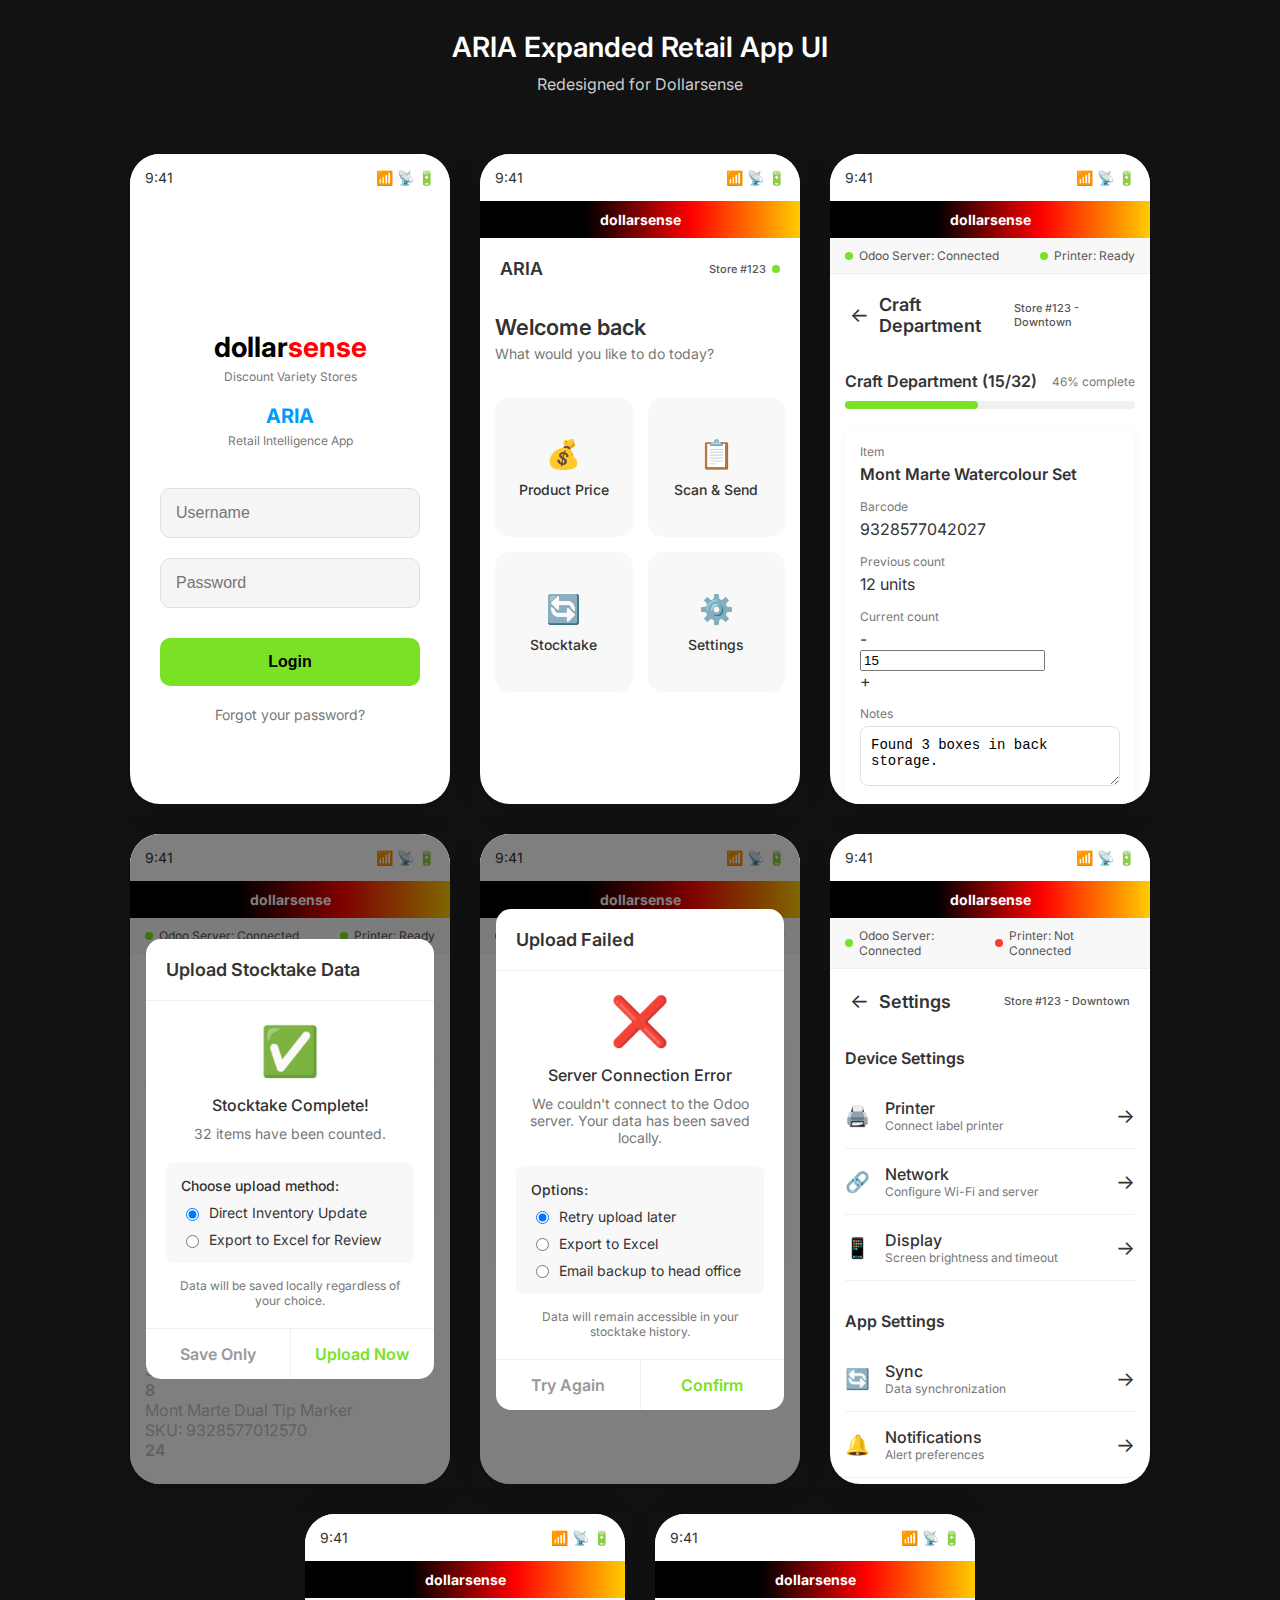
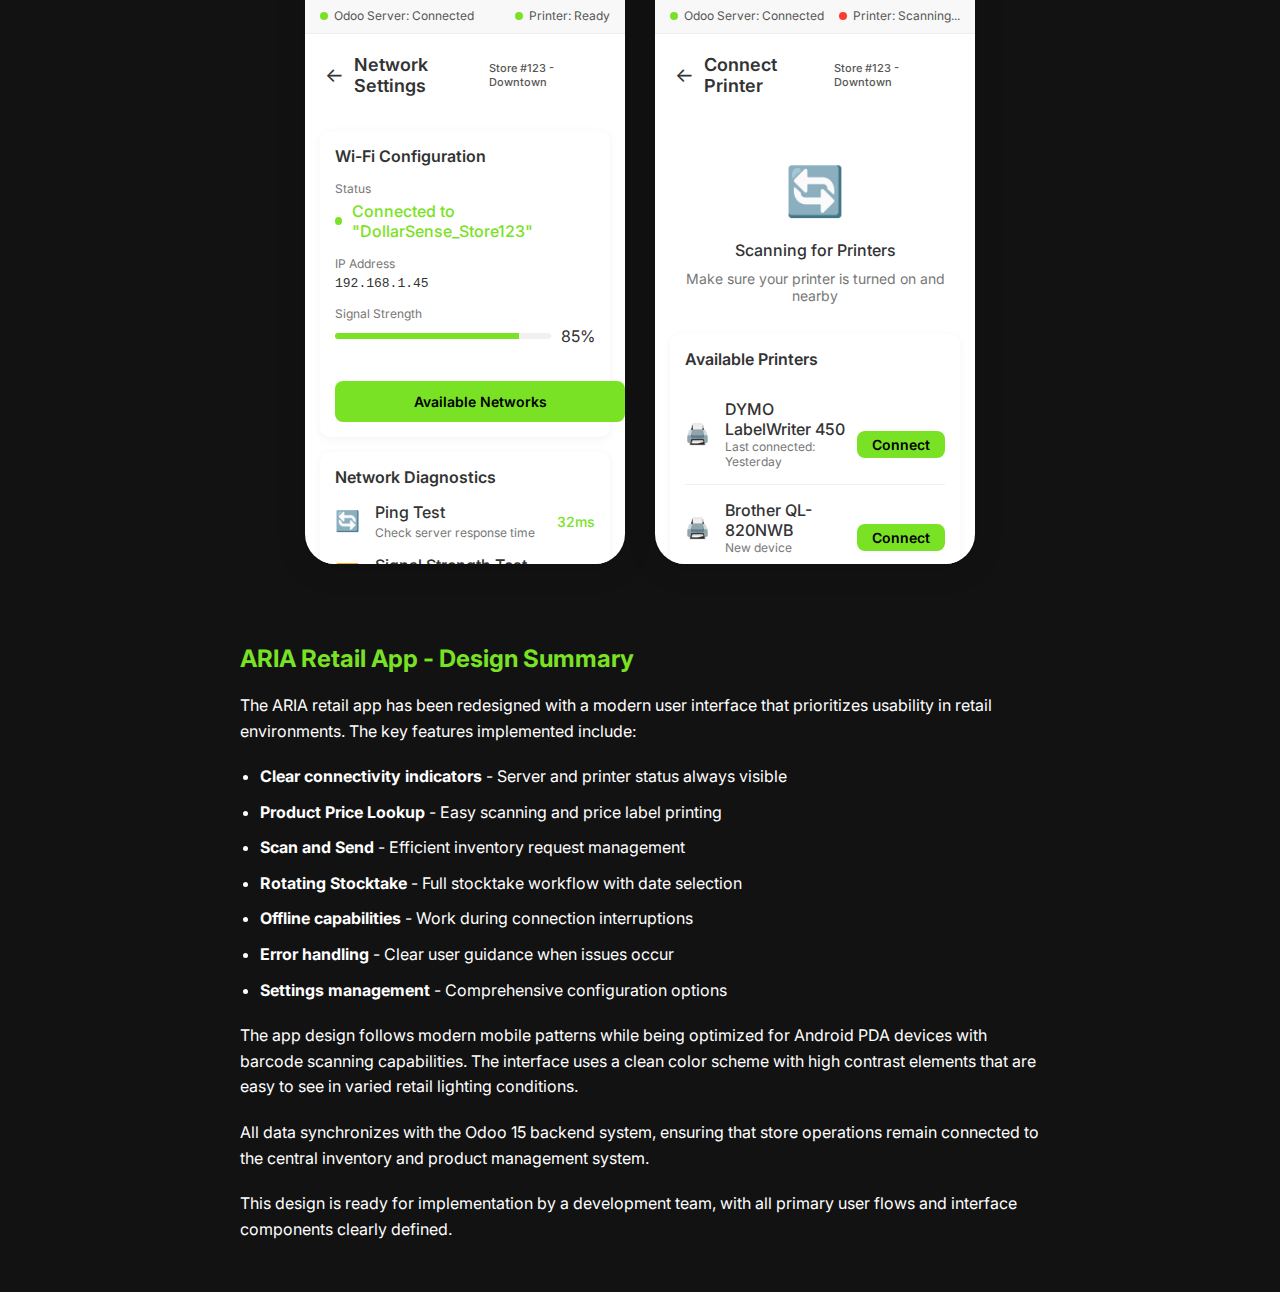
<file: Aria-Mobile-Design/index.html>
<!DOCTYPE html>
<html lang="en">
<head>
    <meta charset="UTF-8">
    <meta name="viewport" content="width=device-width, initial-scale=1.0">
    <title>ARIA Expanded Retail App UI</title>
    <link rel="stylesheet" href="style.css">
</head>
<body>
    <div class="title">ARIA Expanded Retail App UI</div>
    <div class="subtitle">Redesigned for Dollarsense</div>
    
    <div class="mockup-container">
        <!-- Login Screen -->
        <div class="mockup">
            <div class="status-bar">
                <div style="width: 50px; font-size: 14px;">9:41</div>
                <div style="font-size: 14px;">
                    <span>📶</span>
                    <span>📡</span>
                    <span>🔋</span>
                </div>
            </div>
            
            <div class="login-screen">
                <div class="login-logo">
                    <div style="font-size: 28px; font-weight: 700; margin-bottom: 5px;">
                        <span class="dollars">dollar</span><span class="sense">sense</span>
                    </div>
                    <div class="tag">Discount Variety Stores</div>
                    <div style="font-size: 20px; font-weight: 700; margin-top: 20px; color: #009BFF;">ARIA</div>
                    <div style="font-size: 12px; color: #777; margin-top: 5px;">Retail Intelligence App</div>
                </div>
                
                <div class="input-container">
                    <input type="text" class="input-field" placeholder="Username">
                </div>
                
                <div class="input-container">
                    <input type="password" class="input-field" placeholder="Password">
                </div>
                
                <button class="login-button">Login</button>
                
                <div class="forgot-password">
                    Forgot your password?
                </div>
            </div>
        </div>

        <!-- Home Screen with Menu Grid -->
        <div class="mockup">
            <div class="status-bar">
                <div style="width: 50px; font-size: 14px;">9:41</div>
                <div style="font-size: 14px;">
                    <span>📶</span>
                    <span>📡</span>
                    <span>🔋</span>
                </div>
            </div>
            
            <div class="dollarsense-header">
                <div>dollarsense</div>
            </div>
            
            <div class="nav-bar">
                <div class="nav-title">ARIA</div>
                <div class="store-name">
                    Store #123
                    <div class="printer-status"></div>
                </div>
            </div>
            
            <div style="padding: 15px 15px 0;">
                <div style="font-size: 22px; font-weight: 600; margin-bottom: 5px;">Welcome back</div>
                <div style="font-size: 14px; color: #777; margin-bottom: 20px;">What would you like to do today?</div>
            </div>
            
            <div class="menu-grid">
                <div class="menu-item">
                    <div class="menu-icon">💰</div>
                    <div class="menu-text">Product Price</div>
                </div>
                <div class="menu-item">
                    <div class="menu-icon">📋</div>
                    <div class="menu-text">Scan & Send</div>
                </div>
                <div class="menu-item">
                    <div class="menu-icon">🔄</div>
                    <div class="menu-text">Stocktake</div>
                </div>
                <div class="menu-item">
                    <div class="menu-icon">⚙️</div>
                    <div class="menu-text">Settings</div>
                </div>
            </div>
        </div>

        <!-- Stocktake Counting Screen with Notes -->
        <div class="mockup">
            <div class="status-bar">
                <div style="width: 50px; font-size: 14px;">9:41</div>
                <div style="font-size: 14px;">
                    <span>📶</span>
                    <span>📡</span>
                    <span>🔋</span>
                </div>
            </div>
            
            <div class="dollarsense-header">
                <div>dollarsense</div>
            </div>
            
            <div class="connectivity-banner">
                <div class="connection-status">
                    <div class="status-dot status-connected"></div>
                    <div>Odoo Server: Connected</div>
                </div>
                <div class="connection-status">
                    <div class="status-dot status-connected"></div>
                    <div>Printer: Ready</div>
                </div>
            </div>
            
            <div class="nav-bar">
                <div style="display: flex; align-items: center;">
                    <div style="margin-right: 10px; font-size: 20px;">←</div>
                    <div class="nav-title">Craft Department</div>
                </div>
                <div class="store-name">
                    Store #123 - Downtown
                </div>
            </div>
            
            <div class="product-screen">
                <div class="content-area">
                    <div style="display: flex; justify-content: space-between; align-items: center; margin-bottom: 10px;">
                        <div style="font-weight: 600;">Craft Department (15/32)</div>
                        <div style="font-size: 12px; color: #777;">46% complete</div>
                    </div>
                    
                    <div class="progress-bar">
                        <div class="progress-fill" style="width: 46%;"></div>
                    </div>
                    
                    <div class="card">
                        <div style="margin-bottom: 15px;">
                            <div style="font-size: 12px; color: #777; margin-bottom: 5px;">Item</div>
                            <div style="font-weight: 600;">Mont Marte Watercolour Set</div>
                        </div>
                        
                        <div style="margin-bottom: 15px;">
                            <div style="font-size: 12px; color: #777; margin-bottom: 5px;">Barcode</div>
                            <div>9328577042027</div>
                        </div>
                        
                        <div style="margin-bottom: 15px;">
                            <div style="font-size: 12px; color: #777; margin-bottom: 5px;">Previous count</div>
                            <div>12 units</div>
                        </div>
                        
                        <div style="margin-bottom: 15px;">
                            <div style="font-size: 12px; color: #777; margin-bottom: 5px;">Current count</div>
                            <div class="counter">
                                <div class="counter-button counter-button-minus">-</div>
                                <input type="text" class="counter-input" value="15">
                                <div class="counter-button counter-button-plus">+</div>
                            </div>
                        </div>
                        
                        <div style="margin-bottom: 15px;">
                            <div style="font-size: 12px; color: #777; margin-bottom: 5px;">Notes</div>
                            <textarea style="width: 100%; padding: 10px; border: 1px solid #e0e0e0; border-radius: 8px; font-size: 14px; height: 60px; box-sizing: border-box;" placeholder="Add any notes here...">Found 3 boxes in back storage.</textarea>
                        </div>
                        
                        <div style="display: flex; justify-content: space-between;">
                            <div class="action-button secondary-button" style="flex: 1; margin-right: 8px;">Skip</div>
                            <div class="action-button" style="flex: 1; margin-left: 8px;">Save Count</div>
                        </div>
                    </div>
                    
                    <div style="font-weight: 600; margin: 20px 0 15px;">Recently Counted</div>
                    
                    <div class="product-list">
                        <div class="list-item">
                            <div class="item-details">
                                <div class="item-name">Mont Marte Acrylic Paint</div>
                                <div class="item-description">SKU: 9328577016301</div>
                            </div>
                            <div style="font-weight: 600;">8</div>
                        </div>
                        <div class="list-item">
                            <div class="item-details">
                                <div class="item-name">Mont Marte Dual Tip Marker</div>
                                <div class="item-description">SKU: 9328577012570</div>
                            </div>
                            <div style="font-weight: 600;">24</div>
                        </div>
                        <div class="list-item">
                            <div class="item-details">
                                <div class="item-name">Diamond Butterfly</div>
                                <div class="item-description">SKU: 9320760226535</div>
                            </div>
                            <div style="font-weight: 600;">3</div>
                        </div>
                    </div>
                </div>
                
                <div class="bottom-nav">
                    <div class="nav-item">
                        <div class="nav-icon">🏠</div>
                        <div>Home</div>
                    </div>
                    <div class="nav-item">
                        <div class="nav-icon">🔍</div>
                        <div>Search</div>
                    </div>
                    <div class="nav-item active">
                        <div class="nav-icon">🛒</div>
                        <div>Orders</div>
                    </div>
                    <div class="nav-item">
                        <div class="nav-icon">👤</div>
                        <div>Profile</div>
                    </div>
                </div>
            </div>
        </div>

        <!-- Stocktake Upload Confirmation Modal -->
        <div class="mockup">
            <div class="status-bar">
                <div style="width: 50px; font-size: 14px;">9:41</div>
                <div style="font-size: 14px;">
                    <span>📶</span>
                    <span>📡</span>
                    <span>🔋</span>
                </div>
            </div>
            
            <div class="dollarsense-header">
                <div>dollarsense</div>
            </div>
            
            <div class="connectivity-banner">
                <div class="connection-status">
                    <div class="status-dot status-connected"></div>
                    <div>Odoo Server: Connected</div>
                </div>
                <div class="connection-status">
                    <div class="status-dot status-connected"></div>
                    <div>Printer: Ready</div>
                </div>
            </div>
            
            <div class="nav-bar">
                <div style="display: flex; align-items: center;">
                    <div style="margin-right: 10px; font-size: 20px;">←</div>
                    <div class="nav-title">Craft Department</div>
                </div>
                <div class="store-name">
                    Store #123 - Downtown
                </div>
            </div>
            
            <div class="product-screen" style="opacity: 0.3;">
                <div class="content-area">
                    <div style="display: flex; justify-content: space-between; align-items: center; margin-bottom: 10px;">
                        <div style="font-weight: 600;">Craft Department (32/32)</div>
                        <div style="font-size: 12px; color: #777;">100% complete</div>
                    </div>
                    
                    <div class="progress-bar">
                        <div class="progress-fill" style="width: 100%;"></div>
                    </div>
                    
                    <div class="card">
                        <div style="text-align: center; padding: 15px 0;">
                            <div style="font-size: 14px; color: #777; margin-bottom: 5px;">Scan next item</div>
                            <div style="font-size: 28px;">📷</div>
                        </div>
                    </div>
                    
                    <div style="font-weight: 600; margin: 20px 0 15px;">Recently Counted</div>
                    
                    <div class="product-list">
                        <div class="list-item">
                            <div class="item-details">
                                <div class="item-name">Mont Marte Watercolour Set</div>
                                <div class="item-description">SKU: 9328577042027</div>
                            </div>
                            <div style="font-weight: 600;">15</div>
                        </div>
                        <div class="list-item">
                            <div class="item-details">
                                <div class="item-name">Mont Marte Acrylic Paint</div>
                                <div class="item-description">SKU: 9328577016301</div>
                            </div>
                            <div style="font-weight: 600;">8</div>
                        </div>
                        <div class="list-item">
                            <div class="item-details">
                                <div class="item-name">Mont Marte Dual Tip Marker</div>
                                <div class="item-description">SKU: 9328577012570</div>
                            </div>
                            <div style="font-weight: 600;">24</div>
                        </div>
                    </div>
                </div>
            </div>
            
            <div class="modal-overlay">
                <div class="modal">
                    <div class="modal-title">Upload Stocktake Data</div>
                    <div class="modal-content">
                        <div style="text-align: center; margin-bottom: 20px;">
                            <div style="font-size: 48px; margin-bottom: 15px;">✅</div>
                            <div style="font-weight: 500; font-size: 16px; margin-bottom: 10px;">Stocktake Complete!</div>
                            <div style="font-size: 14px; color: #777;">32 items have been counted.</div>
                        </div>
                        
                        <div style="background-color: #f8f8f8; padding: 15px; border-radius: 8px; margin-bottom: 15px;">
                            <div style="font-size: 14px; font-weight: 500; margin-bottom: 10px;">Choose upload method:</div>
                            
                            <div style="display: flex; align-items: center; margin-bottom: 10px;">
                                <input type="radio" id="directUpdate" name="uploadMethod" checked style="margin-right: 10px;">
                                <label for="directUpdate" style="font-size: 14px;">Direct Inventory Update</label>
                            </div>
                            
                            <div style="display: flex; align-items: center;">
                                <input type="radio" id="excelExport" name="uploadMethod" style="margin-right: 10px;">
                                <label for="excelExport" style="font-size: 14px;">Export to Excel for Review</label>
                            </div>
                        </div>
                        
                        <div style="font-size: 12px; color: #777; text-align: center;">
                            Data will be saved locally regardless of your choice.
                        </div>
                    </div>
                    <div class="modal-buttons">
                        <div class="modal-button modal-button-secondary">Save Only</div>
                        <div class="modal-button modal-button-primary">Upload Now</div>
                    </div>
                </div>
            </div>
        </div>

        <!-- Failed Upload Modal -->
        <div class="mockup">
            <div class="status-bar">
                <div style="width: 50px; font-size: 14px;">9:41</div>
                <div style="font-size: 14px;">
                    <span>📶</span>
                    <span>📡</span>
                    <span>🔋</span>
                </div>
            </div>
            
            <div class="dollarsense-header">
                <div>dollarsense</div>
            </div>
            
            <div class="connectivity-banner">
                <div class="connection-status">
                    <div class="status-dot status-disconnected"></div>
                    <div>Odoo Server: Error</div>
                </div>
                <div class="connection-status">
                    <div class="status-dot status-connected"></div>
                    <div>Printer: Ready</div>
                </div>
            </div>
            
            <div class="nav-bar">
                <div style="display: flex; align-items: center;">
                    <div style="margin-right: 10px; font-size: 20px;">←</div>
                    <div class="nav-title">Bath & Body</div>
                </div>
                <div class="store-name">
                    Store #123 - Downtown
                </div>
            </div>
            
            <div class="product-screen" style="opacity: 0.3;">
                <div class="content-area">
                    <div class="card">
                        <div style="display: flex; justify-content: space-between; align-items: center; margin-bottom: 15px;">
                            <div style="font-weight: 600;">Stocktake Details</div>
                            <div class="badge badge-warning">Upload Failed</div>
                        </div>
                        
                        <div style="margin-bottom: 15px;">
                            <div style="font-size: 12px; color: #777; margin-bottom: 5px;">Department</div>
                            <div style="font-weight: 500;">Bath & Body</div>
                        </div>
                        
                        <div style="margin-bottom: 15px;">
                            <div style="font-size: 12px; color: #777; margin-bottom: 5px;">Items Count</div>
                            <div style="font-weight: 500;">28 items</div>
                        </div>
                        
                        <div style="margin-bottom: 15px;">
                            <div style="font-size: 12px; color: #777; margin-bottom: 5px;">Completion Date</div>
                            <div style="font-weight: 500;">March 15, 2025</div>
                        </div>
                    </div>
                </div>
            </div>
            
            <div class="modal-overlay">
                <div class="modal">
                    <div class="modal-title">Upload Failed</div>
                    <div class="modal-content">
                        <div style="text-align: center; margin-bottom: 20px;">
                            <div style="font-size: 48px; margin-bottom: 15px;">❌</div>
                            <div style="font-weight: 500; font-size: 16px; margin-bottom: 10px;">Server Connection Error</div>
                            <div style="font-size: 14px; color: #777; margin-bottom: 20px;">We couldn't connect to the Odoo server. Your data has been saved locally.</div>
                        </div>
                        
                        <div style="background-color: #f8f8f8; padding: 15px; border-radius: 8px; margin-bottom: 15px;">
                            <div style="font-size: 14px; font-weight: 500; margin-bottom: 10px;">Options:</div>
                            
                            <div style="display: flex; align-items: center; margin-bottom: 10px;">
                                <input type="radio" id="retryLater" name="failOption" checked style="margin-right: 10px;">
                                <label for="retryLater" style="font-size: 14px;">Retry upload later</label>
                            </div>
                            
                            <div style="display: flex; align-items: center; margin-bottom: 10px;">
                                <input type="radio" id="excelExport" name="failOption" style="margin-right: 10px;">
                                <label for="excelExport" style="font-size: 14px;">Export to Excel</label>
                            </div>
                            
                            <div style="display: flex; align-items: center;">
                                <input type="radio" id="emailBackup" name="failOption" style="margin-right: 10px;">
                                <label for="emailBackup" style="font-size: 14px;">Email backup to head office</label>
                            </div>
                        </div>
                        
                        <div style="font-size: 12px; color: #777; text-align: center;">
                            Data will remain accessible in your stocktake history.
                        </div>
                    </div>
                    <div class="modal-buttons">
                        <div class="modal-button modal-button-secondary">Try Again</div>
                        <div class="modal-button modal-button-primary">Confirm</div>
                    </div>
                </div>
            </div>
        </div>

        <!-- Settings Screen -->
        <div class="mockup">
            <div class="status-bar">
                <div style="width: 50px; font-size: 14px;">9:41</div>
                <div style="font-size: 14px;">
                    <span>📶</span>
                    <span>📡</span>
                    <span>🔋</span>
                </div>
            </div>
            
            <div class="dollarsense-header">
                <div>dollarsense</div>
            </div>
            
            <div class="connectivity-banner">
                <div class="connection-status">
                    <div class="status-dot status-connected"></div>
                    <div>Odoo Server: Connected</div>
                </div>
                <div class="connection-status">
                    <div class="status-dot status-disconnected"></div>
                    <div>Printer: Not Connected</div>
                </div>
            </div>
            
            <div class="nav-bar">
                <div style="display: flex; align-items: center;">
                    <div style="margin-right: 10px; font-size: 20px;">←</div>
                    <div class="nav-title">Settings</div>
                </div>
                <div class="store-name">
                    Store #123 - Downtown
                </div>
            </div>
            
            <div class="product-screen">
                <div class="content-area">
                    <div class="settings-section">
                        <div style="font-weight: 600; margin-bottom: 15px;">Device Settings</div>
                        
                        <div class="settings-item">
                            <div style="display: flex; align-items: center;">
                                <div style="font-size: 20px; margin-right: 15px;">🖨️</div>
                                <div>
                                    <div style="font-weight: 500;">Printer</div>
                                    <div style="font-size: 12px; color: #777;">Connect label printer</div>
                                </div>
                            </div>
                            <div style="font-size: 20px;">→</div>
                        </div>
                        
                        <div class="settings-item">
                            <div style="display: flex; align-items: center;">
                                <div style="font-size: 20px; margin-right: 15px;">🔗</div>
                                <div>
                                    <div style="font-weight: 500;">Network</div>
                                    <div style="font-size: 12px; color: #777;">Configure Wi-Fi and server</div>
                                </div>
                            </div>
                            <div style="font-size: 20px;">→</div>
                        </div>
                        
                        <div class="settings-item">
                            <div style="display: flex; align-items: center;">
                                <div style="font-size: 20px; margin-right: 15px;">📱</div>
                                <div>
                                    <div style="font-weight: 500;">Display</div>
                                    <div style="font-size: 12px; color: #777;">Screen brightness and timeout</div>
                                </div>
                            </div>
                            <div style="font-size: 20px;">→</div>
                        </div>
                    </div>
                    
                    <div class="settings-section">
                        <div style="font-weight: 600; margin-bottom: 15px;">App Settings</div>
                        
                        <div class="settings-item">
                            <div style="display: flex; align-items: center;">
                                <div style="font-size: 20px; margin-right: 15px;">🔄</div>
                                <div>
                                    <div style="font-weight: 500;">Sync</div>
                                    <div style="font-size: 12px; color: #777;">Data synchronization</div>
                                </div>
                            </div>
                            <div style="font-size: 20px;">→</div>
                        </div>
                        
                        <div class="settings-item">
                            <div style="display: flex; align-items: center;">
                                <div style="font-size: 20px; margin-right: 15px;">🔔</div>
                                <div>
                                    <div style="font-weight: 500;">Notifications</div>
                                    <div style="font-size: 12px; color: #777;">Alert preferences</div>
                                </div>
                            </div>
                            <div style="font-size: 20px;">→</div>
                        </div>
                        
                        <div class="settings-item">
                            <div style="display: flex; align-items: center;">
                                <div style="font-size: 20px; margin-right: 15px;">🔒</div>
                                <div>
                                    <div style="font-weight: 500;">Security</div>
                                    <div style="font-size: 12px; color: #777;">PIN and permissions</div>
                                </div>
                            </div>
                            <div style="font-size: 20px;">→</div>
                        </div>
                    </div>
                    
                    <div class="settings-section">
                        <div style="font-weight: 600; margin-bottom: 15px;">About</div>
                        
                        <div class="settings-item">
                            <div style="display: flex; align-items: center;">
                                <div style="font-size: 20px; margin-right: 15px;">ℹ️</div>
                                <div>
                                    <div style="font-weight: 500;">Version</div>
                                    <div style="font-size: 12px; color: #777;">ARIA v2.1.3</div>
                                </div>
                            </div>
                        </div>
                        
                        <div class="settings-item">
                            <div style="display: flex; align-items: center;">
                                <div style="font-size: 20px; margin-right: 15px;">📞</div>
                                <div>
                                    <div style="font-weight: 500;">Support</div>
                                    <div style="font-size: 12px; color: #777;">Contact IT help desk</div>
                                </div>
                            </div>
                            <div style="font-size: 20px;">→</div>
                        </div>
                    </div>
                </div>
            </div>
        </div>

        <!-- Network Configuration Screen -->
        <div class="mockup">
            <div class="status-bar">
                <div style="width: 50px; font-size: 14px;">9:41</div>
                <div style="font-size: 14px;">
                    <span>📶</span>
                    <span>📡</span>
                    <span>🔋</span>
                </div>
            </div>
            
            <div class="dollarsense-header">
                <div>dollarsense</div>
            </div>
            
            <div class="connectivity-banner">
                <div class="connection-status">
                    <div class="status-dot status-connected"></div>
                    <div>Odoo Server: Connected</div>
                </div>
                <div class="connection-status">
                    <div class="status-dot status-connected"></div>
                    <div>Printer: Ready</div>
                </div>
            </div>
            
            <div class="nav-bar">
                <div style="display: flex; align-items: center;">
                    <div style="margin-right: 10px; font-size: 20px;">←</div>
                    <div class="nav-title">Network Settings</div>
                </div>
                <div class="store-name">
                    Store #123 - Downtown
                </div>
            </div>
            
            <div class="product-screen">
                <div class="content-area">
                    <div class="card">
                        <div style="font-weight: 600; margin-bottom: 15px;">Wi-Fi Configuration</div>
                        
                        <div style="margin-bottom: 15px;">
                            <div style="font-size: 12px; color: #777; margin-bottom: 5px;">Status</div>
                            <div style="display: flex; align-items: center;">
                                <div class="status-dot status-connected" style="margin-right: 10px;"></div>
                                <div style="color: #7AE224; font-weight: 500;">Connected to "DollarSense_Store123"</div>
                            </div>
                        </div>
                        
                        <div style="margin-bottom: 15px;">
                            <div style="font-size: 12px; color: #777; margin-bottom: 5px;">IP Address</div>
                            <div style="font-family: monospace;">192.168.1.45</div>
                        </div>
                        
                        <div style="margin-bottom: 15px;">
                            <div style="font-size: 12px; color: #777; margin-bottom: 5px;">Signal Strength</div>
                            <div style="display: flex; align-items: center;">
                                <div style="width: 100%; height: 6px; background-color: #f0f0f0; border-radius: 3px; overflow: hidden; margin-right: 10px;">
                                    <div style="width: 85%; height: 100%; background-color: #7AE224;"></div>
                                </div>
                                <div>85%</div>
                            </div>
                        </div>
                        
                        <div class="action-button" style="width: 100%; text-align: center;">Available Networks</div>
                    </div>
                    
                    <div class="card">
                        <div style="font-weight: 600; margin-bottom: 15px;">Network Diagnostics</div>
                        
                        <div style="display: flex; align-items: center; margin-bottom: 15px;">
                            <div style="font-size: 20px; margin-right: 15px;">🔄</div>
                            <div style="flex: 1;">
                                <div style="font-weight: 500; margin-bottom: 3px;">Ping Test</div>
                                <div style="font-size: 12px; color: #777;">Check server response time</div>
                            </div>
                            <div style="font-size: 14px; font-weight: 500; color: #7AE224;">32ms</div>
                        </div>
                        
                        <div style="display: flex; align-items: center; margin-bottom: 15px;">
                            <div style="font-size: 20px; margin-right: 15px;">📶</div>
                            <div style="flex: 1;">
                                <div style="font-weight: 500; margin-bottom: 3px;">Signal Strength Test</div>
                                <div style="font-size: 12px; color: #777;">Check Wi-Fi signal quality</div>
                            </div>
                            <div style="font-size: 14px; font-weight: 500; color: #7AE224;">Excellent</div>
                        </div>
                        
                        <div style="display: flex; align-items: center; margin-bottom: 15px;">
                            <div style="font-size: 20px; margin-right: 15px;">⚡</div>
                            <div style="flex: 1;">
                                <div style="font-weight: 500; margin-bottom: 3px;">Speed Test</div>
                                <div style="font-size: 12px; color: #777;">Check download/upload speed</div>
                            </div>
                            <div style="font-size: 14px; font-weight: 500; color: #7AE224;">18.5 Mbps</div>
                        </div>
                        
                        <div style="display: flex; align-items: center;">
                            <div style="font-size: 20px; margin-right: 15px;">🔗</div>
                            <div style="flex: 1;">
                                <div style="font-weight: 500; margin-bottom: 3px;">Server Connection</div>
                                <div style="font-size: 12px; color: #777;">Test connection to Odoo server</div>
                            </div>
                            <div style="font-size: 14px; font-weight: 500; color: #7AE224;">Connected</div>
                        </div>
                        
                        <div class="action-button" style="width: 100%; text-align: center; margin-top: 20px;">Run Full Diagnostic</div>
                    </div>
                    
                    <div class="card">
                        <div style="font-weight: 600; margin-bottom: 15px;">Advanced Settings</div>
                        
                        <div style="font-size: 14px; color: #777; margin-bottom: 20px;">
                            These settings should only be modified by IT support personnel.
                        </div>
                        
                        <div style="display: flex; justify-content: space-between; align-items: center; margin-bottom: 15px;">
                            <div>
                                <div style="font-weight: 500; margin-bottom: 5px;">Use Static IP</div>
                                <div style="font-size: 12px; color: #777;">Override DHCP settings</div>
                            </div>
                            <div style="width: 46px; height: 24px; background-color: #f0f0f0; border-radius: 12px; position: relative; cursor: pointer;">
                                <div style="position: absolute; width: 20px; height: 20px; background-color: white; border-radius: 10px; top: 2px; left: 2px;"></div>
                            </div>
                        </div>
                        
                        <div style="display: flex; justify-content: space-between; align-items: center; margin-bottom: 15px;">
                            <div>
                                <div style="font-weight: 500; margin-bottom: 5px;">Proxy Settings</div>
                                <div style="font-size: 12px; color: #777;">Configure network proxy</div>
                            </div>
                            <div style="font-size: 20px;">→</div>
                        </div>
                        
                        <div style="display: flex; justify-content: space-between; align-items: center;">
                            <div>
                                <div style="font-weight: 500; margin-bottom: 5px;">DNS Configuration</div>
                                <div style="font-size: 12px; color: #777;">Configure DNS servers</div>
                            </div>
                            <div style="font-size: 20px;">→</div>
                        </div>
                    </div>
                </div>
            </div>
        </div>

        <!-- Printer Connection Screen -->
        <div class="mockup">
            <div class="status-bar">
                <div style="width: 50px; font-size: 14px;">9:41</div>
                <div style="font-size: 14px;">
                    <span>📶</span>
                    <span>📡</span>
                    <span>🔋</span>
                </div>
            </div>
            
            <div class="dollarsense-header">
                <div>dollarsense</div>
            </div>
            
            <div class="connectivity-banner">
                <div class="connection-status">
                    <div class="status-dot status-connected"></div>
                    <div>Odoo Server: Connected</div>
                </div>
                <div class="connection-status">
                    <div class="status-dot status-disconnected"></div>
                    <div>Printer: Scanning...</div>
                </div>
            </div>
            
            <div class="nav-bar">
                <div style="display: flex; align-items: center;">
                    <div style="margin-right: 10px; font-size: 20px;">←</div>
                    <div class="nav-title">Connect Printer</div>
                </div>
                <div class="store-name">
                    Store #123 - Downtown
                </div>
            </div>
            
            <div class="product-screen">
                <div class="content-area">
                    <div style="text-align: center; padding: 30px 0;">
                        <div style="font-size: 48px; margin-bottom: 20px;">🔄</div>
                        <div style="font-weight: 500; font-size: 16px; margin-bottom: 10px;">Scanning for Printers</div>
                        <div style="font-size: 14px; color: #777;">Make sure your printer is turned on and nearby</div>
                    </div>
                    
                    <div class="card">
                        <div style="font-weight: 600; margin-bottom: 15px;">Available Printers</div>
                        
                        <div class="printer-list">
                            <div class="printer-item">
                                <div style="display: flex; align-items: center;">
                                    <div style="font-size: 20px; margin-right: 15px;">🖨️</div>
                                    <div>
                                        <div style="font-weight: 500;">DYMO LabelWriter 450</div>
                                        <div style="font-size: 12px; color: #777;">Last connected: Yesterday</div>
                                    </div>
                                </div>
                                <div class="action-button" style="padding: 5px 15px; font-size: 14px;">Connect</div>
                            </div>
                            
                            <div class="printer-item">
                                <div style="display: flex; align-items: center;">
                                    <div style="font-size: 20px; margin-right: 15px;">🖨️</div>
                                    <div>
                                        <div style="font-weight: 500;">Brother QL-820NWB</div>
                                        <div style="font-size: 12px; color: #777;">New device</div>
                                    </div>
                                </div>
                                <div class="action-button" style="padding: 5px 15px; font-size: 14px;">Connect</div>
                            </div>
                        </div>
                    </div>
                    
                    <div style="margin-top: 20px;">
                        <div style="font-weight: 600; margin-bottom: 10px;">Can't see your printer?</div>
                        <div style="font-size: 14px; color: #777; margin-bottom: 20px;">Try these troubleshooting steps:</div>
                        
                        <div class="troubleshoot-list">
                            <div class="troubleshoot-item">
                                <div style="font-size: 20px; margin-right: 15px;">1️⃣</div>
                                <div>Make sure printer is turned on</div>
                            </div>
                            
                            <div class="troubleshoot-item">
                                <div style="font-size: 20px; margin-right: 15px;">2️⃣</div>
                                <div>Check if printer is in pairing mode</div>
                            </div>
                            
                            <div class="troubleshoot-item">
                                <div style="font-size: 20px; margin-right: 15px;">3️⃣</div>
                                <div>Ensure printer is within range</div>
                            </div>
                        </div>
                        
                        <div class="action-button secondary-button" style="width: 100%; text-align: center; margin-top: 20px;">
                            Manual Setup
                        </div>
                    </div>
                </div>
            </div>
        </div>
    </div>
    
    <div class="conclusion">
        <h2>ARIA Retail App - Design Summary</h2>
        
        <p>The ARIA retail app has been redesigned with a modern user interface that prioritizes usability in retail environments. The key features implemented include:</p>
        
        <ul>
            <li><strong>Clear connectivity indicators</strong> - Server and printer status always visible</li>
            <li><strong>Product Price Lookup</strong> - Easy scanning and price label printing</li>
            <li><strong>Scan and Send</strong> - Efficient inventory request management</li>
            <li><strong>Rotating Stocktake</strong> - Full stocktake workflow with date selection</li>
            <li><strong>Offline capabilities</strong> - Work during connection interruptions</li>
            <li><strong>Error handling</strong> - Clear user guidance when issues occur</li>
            <li><strong>Settings management</strong> - Comprehensive configuration options</li>
        </ul>
        
        <p>The app design follows modern mobile patterns while being optimized for Android PDA devices with barcode scanning capabilities. The interface uses a clean color scheme with high contrast elements that are easy to see in varied retail lighting conditions.</p>
        
        <p>All data synchronizes with the Odoo 15 backend system, ensuring that store operations remain connected to the central inventory and product management system.</p>
        
        <p>This design is ready for implementation by a development team, with all primary user flows and interface components clearly defined.</p>
    </div>
</body>
</html>
</file>
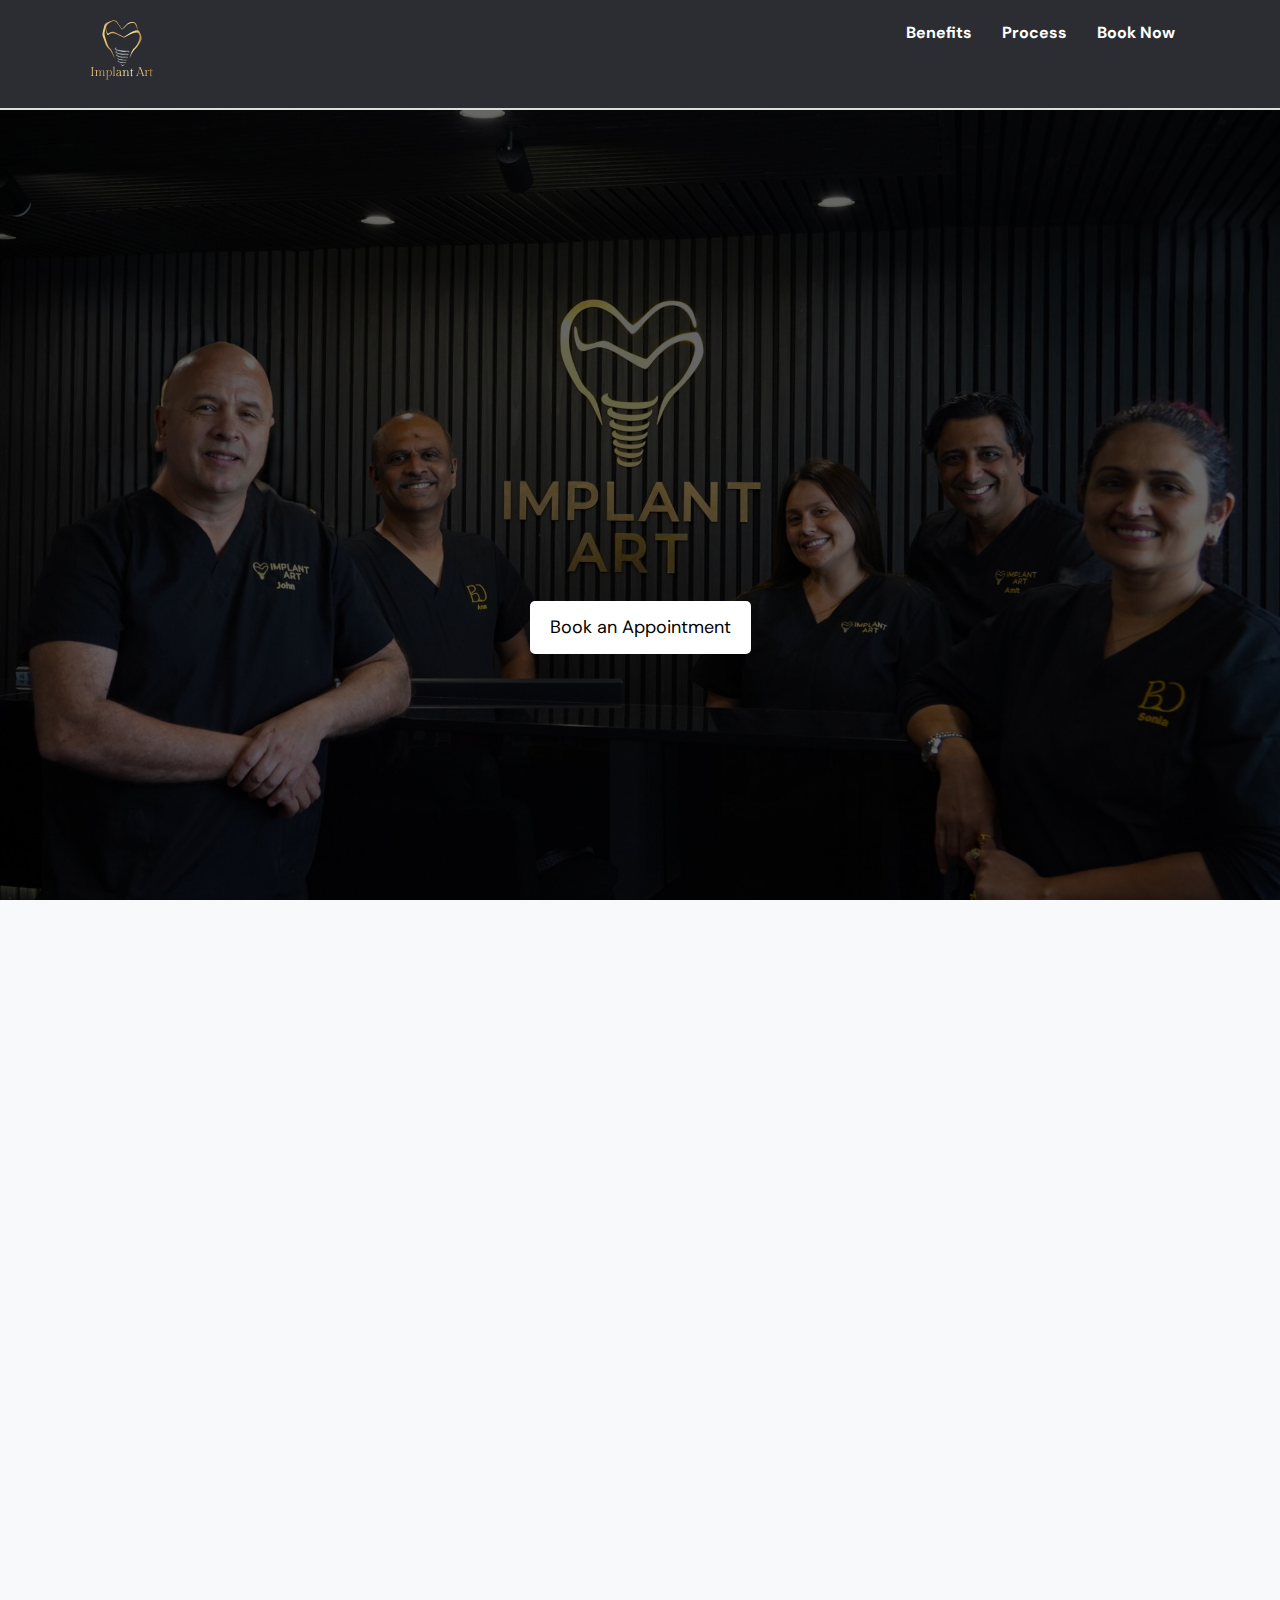
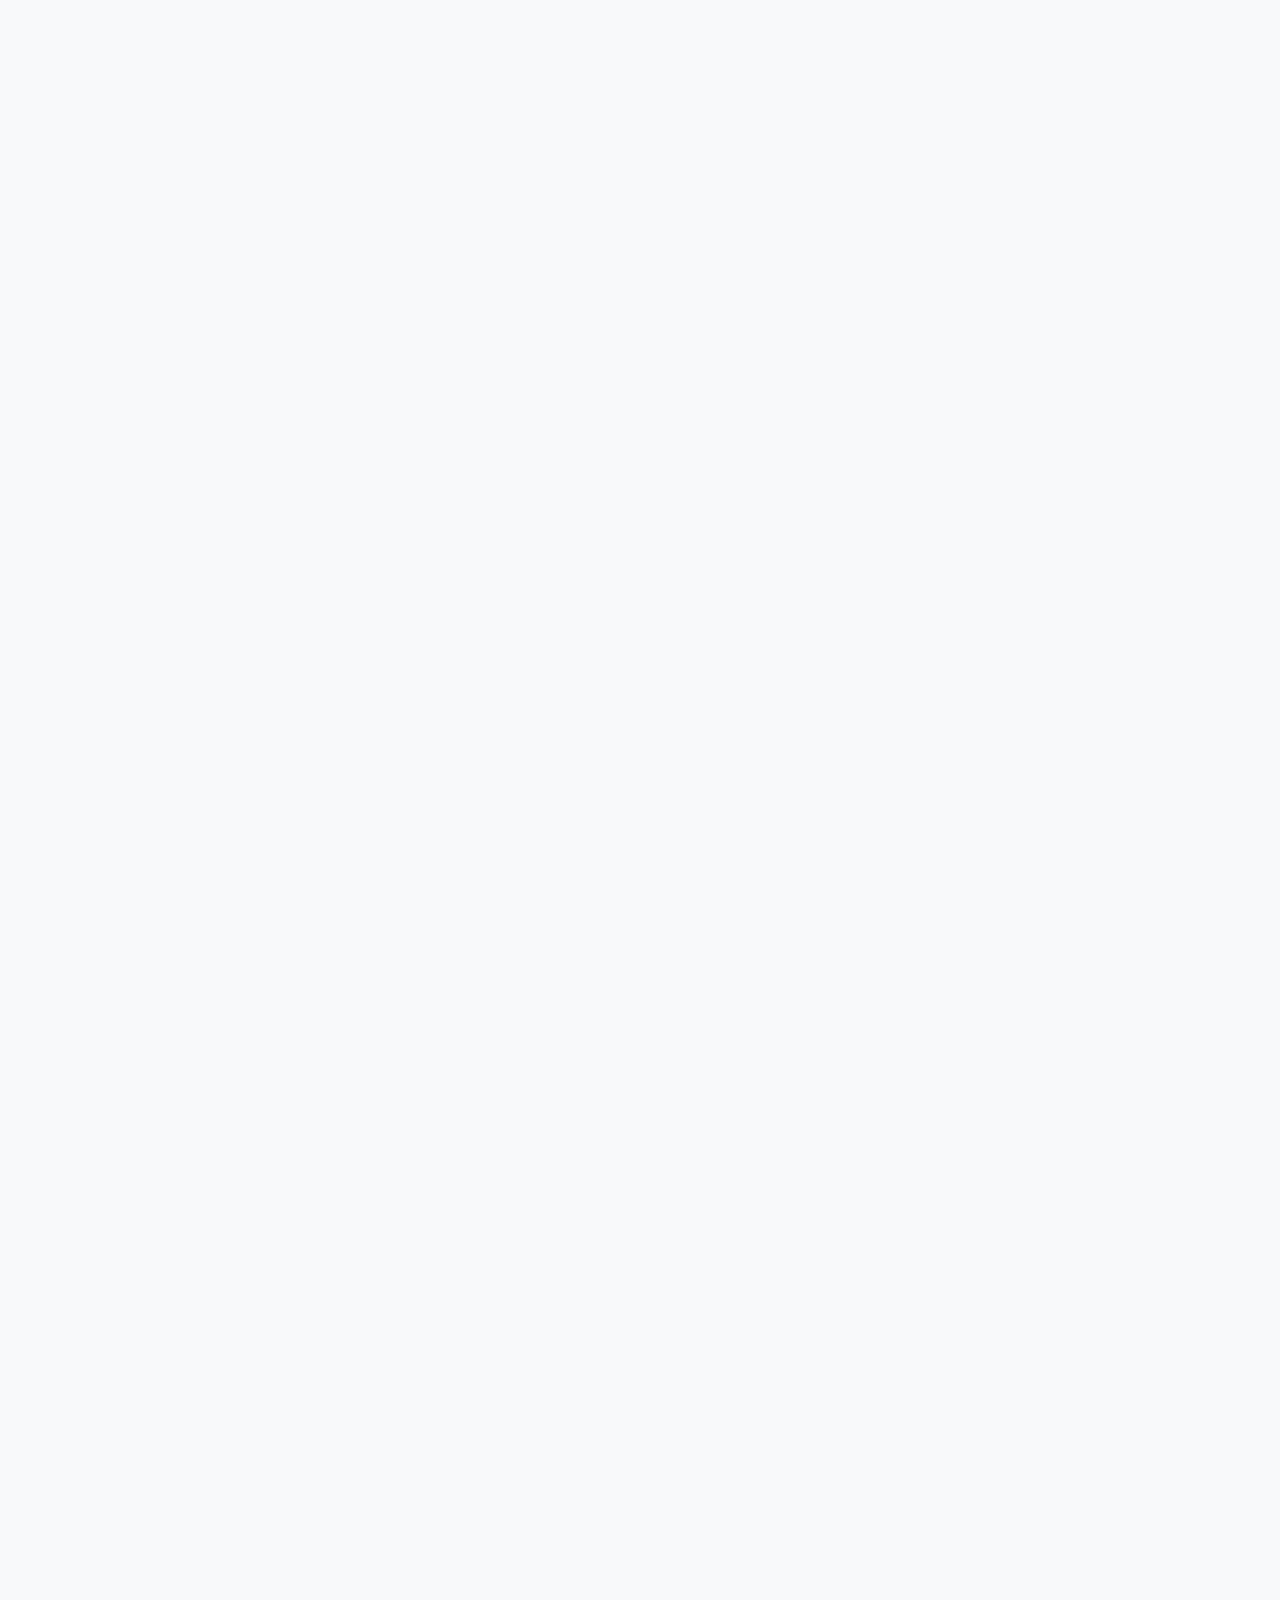
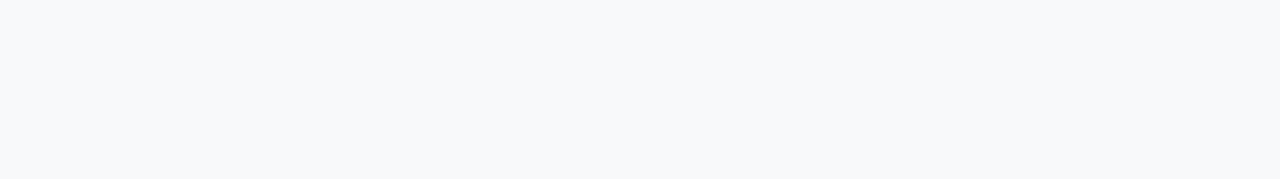
<file: NoPrepVeeners/index.html>
<!DOCTYPE html>
<html lang="en">
<head>
    <meta charset="UTF-8">
    <meta name="viewport" content="width=device-width, initial-scale=1.0">
    <title>No-Prep Veneers | Same-Day Smile Makeover</title>
    <link rel="stylesheet" href="styles.css">
    <link rel="preconnect" href="https://fonts.googleapis.com">
    <link rel="preconnect" href="https://fonts.gstatic.com" crossorigin>
    <link href="https://fonts.googleapis.com/css2?family=DM+Sans:wght@400;700&display=swap" rel="stylesheet">
</head>
<body>

    <header>
        <div class="container">
            <img src="asset/images/logo.svg" alt="Implant Art Logo" class="logo" height="60px">
           <div class="navi">           
		   <nav>
                <ul>
                    <li><a href="#sect2">Benefits</a></li>
                    <li><a href="#process">Process</a></li>
                    <li><a href="#cta">Book Now</a></li>
                </ul>
            </nav>
			</div>
        </div>
    </header>

    <section class="hero">
        <div class="overlay"></div>
        <div class="hero-content">
            <h1 class="headline">Unleash Your Dream Smile Without Drills</h1>
            <p class="sub-heading">Achieve a dazzling smile without altering your natural teeth. Get a straighter, brighter, and more confident smile in just one visit.</p>
            <a href="booking.html" class="btn">Book an Appointment</a>
	   </div>
    </section>

	    <div class="mainsect">
			<section class="sect">    
			<div class="text-column">
			<h2>No-Prep Veneers for a Flawless Smile</h2>
				<p>At ImplantArt, we offer No-Prep Veneers—a revolutionary, pain-free way to achieve a flawless smile without shaving down your natural teeth. Designed for instant transformations, these ultra-thin veneers are bonded directly to your teeth, delivering a stunning, natural look with minimal preparation.</p>
				<a href="#" class="btn">Book Your Consultation</a>
			</div>
			<div class="image-column">
				<img src="asset/images/nonprep.jpg" alt="No-Prep Veneers">
			</div>
			</section>
	</div>
<!-------------------------WHY US------------------>

 <section class="sect2" id="sect2">
        <h2>Why Choose No-Prep Veneers?</h2>
        <div class="row">
            <div class="colm2">
                <img src="asset/icons/denprep.png" alt="Feature 1">
                <h6>🦷 Minimal Preparation</h6>
                <p>No removal of natural tooth structure—preserves your healthy enamel.</p>
            </div>
            <div class="colm2">
                <img src="asset/icons/noinjt.png" alt="Feature 2">
                <h6>😌 Non-Invasive</h6>
                <p>No injections or drilling—perfect for those with dental anxiety.</p>
            </div>
            <div class="colm2">
                <img src="asset/icons/tooth.png" alt="Feature 3">
                <h6>✨ Natural-Looking</h6>
                <p>Designed to match the shape, size, and color of your teeth for a seamless look.</p>
            </div>
            <div class="colm2">
                <img src="asset/icons/reve.png" alt="Feature 4">
                <h6>🔄 Potentially Reversible</h6>
                <p>Since no enamel is removed, the procedure can be reversible.</p>
            </div>
        </div>
    </section>

<!-------------------------------------------------------->

    <section id="process" class="process">
        <div class="container">
            <h2>Your Journey to a Perfect Smile</h2>
            <div class="steps">
                <div class="step">
                    <h3>1. Consultation</h3>
                    <p>Discuss your smile goals with our specialists.</p>
                </div>
                <div class="step">
                    <h3>2. Digital Smile Design</h3>
                    <p>Advanced 3D scans create a custom smile plan.</p>
                </div>
                <div class="step">
                    <h3>3. Same-Day Veneers</h3>
                    <p>In many cases, get your veneers placed on the same day!</p>
                </div>
                <div class="step">
                    <h3>4. Final Adjustments</h3>
                    <p>Ensure the perfect fit and a confident smile.</p>
                </div>
            </div>
        </div>
    </section>

    <section id="cta" class="cta">
        <div class="container">
            <h2>Take the First Step Towards Your Dream Smile!</h2>
            <p>Book your free consultation today and transform your smile with No-Prep Veneers.</p>
            <a href="tel:+123456789" class="btn">Call Now</a>
            <a href="booking.html" class="btn btn-secondary">Book Online</a>
        </div>
    </section>
<div class="faq-section">
		<h2>Frequently Asked Questions</h2'>
        <div class="faq-item">
            <button class="faq-question">How long do no-prep veneers last?</button>
            <div class="faq-answer">
                <p>With proper care, no-prep veneers can last 10-15 years or more.</p>
            </div>
        </div>
        
        <div class="faq-item">
            <button class="faq-question">Are no-prep veneers reversible?</button>
            <div class="faq-answer">
                <p>Yes! Since little to no enamel is removed, the process is reversible.</p>
            </div>
        </div>

        <div class="faq-item">
            <button class="faq-question">Do no-prep veneers look natural?</button>
            <div class="faq-answer">
                <p>Absolutely! They are custom-designed to match the shape, size, and color of your natural teeth.</p>
            </div>
        </div>

        <div class="faq-item">
            <button class="faq-question">Is the procedure painful?</button>
            <div class="faq-answer">
                <p>No! The process is pain-free and requires no anesthesia in most cases.</p>
            </div>
        </div>
    </div>

    <script>
        const faqItems = document.querySelectorAll(".faq-item");

        faqItems.forEach(item => {
            const question = item.querySelector(".faq-question");

            question.addEventListener("click", () => {
                item.classList.toggle("active");
                faqItems.forEach(otherItem => {
                    if (otherItem !== item) {
                        otherItem.classList.remove("active");
                    }
                });
            });
        });
    </script>
    <footer>
        <div class="container">
            <p>© 2025 ImplantArt</p>
        </div>
    </footer>

</body>
</html>
</file>
<file: Aria-Mobile-Design/style.css>
@import url('https://fonts.googleapis.com/css2?family=Inter:wght@400;500;600;700&display=swap');

body {
    font-family: 'Inter', sans-serif;
    margin: 0;
    padding: 0;
    background-color: #121212;
    color: #333;
}

.mockup-container {
    display: flex;
    flex-wrap: wrap;
    justify-content: center;
    gap: 30px;
    padding: 30px;
}

.mockup {
    width: 320px;
    height: 650px;
    background-color: white;
    border-radius: 30px;
    overflow: hidden;
    box-shadow: 0 4px 30px rgba(0, 0, 0, 0.15);
    position: relative;
}

.title {
    text-align: center;
    color: white;
    margin: 30px 0;
    font-size: 28px;
    font-weight: 600;
}

.subtitle {
    text-align: center;
    color: #ccc;
    margin-top: -20px;
    margin-bottom: 30px;
}

/* Login Screen */
.login-screen {
    padding: 40px 30px;
    display: flex;
    flex-direction: column;
    justify-content: center;
    height: 100%;
    box-sizing: border-box;
}

.login-logo {
    text-align: center;
    margin-bottom: 40px;
}

.dollars {
    color: #000;
}

.sense {
    color: #FF0000;
}

.tag {
    font-size: 12px;
    color: #777;
}

.input-container {
    margin-bottom: 20px;
}

.input-field {
    width: 100%;
    padding: 15px;
    border-radius: 10px;
    border: 1px solid #e0e0e0;
    background-color: #f5f5f5;
    font-size: 16px;
    box-sizing: border-box;
}

.login-button {
    background-color: #7AE224;
    color: black;
    border: none;
    padding: 15px;
    border-radius: 10px;
    font-size: 16px;
    font-weight: 600;
    cursor: pointer;
    margin-top: 10px;
}

.forgot-password {
    text-align: center;
    margin-top: 20px;
    font-size: 14px;
    color: #777;
}

/* Connectivity Banner */
.connectivity-banner {
    background-color: #f8f8f8;
    padding: 10px 15px;
    display: flex;
    justify-content: space-between;
    align-items: center;
    font-size: 12px;
    color: #555;
    border-bottom: 1px solid #eee;
}

.connection-status {
    display: flex;
    align-items: center;
}

.status-dot {
    width: 8px;
    height: 8px;
    border-radius: 50%;
    margin-right: 6px;
}

.status-connected {
    background-color: #7AE224;
}

.status-disconnected {
    background-color: #ff3b30;
}

/* Status Bar */
.status-bar {
    display: flex;
    justify-content: space-between;
    padding: 15px;
    background-color: white;
}

/* DollarSense Header */
.dollarsense-header {
    display: flex;
    justify-content: center;
    padding: 10px 0;
    background: linear-gradient(90deg, #000 0%, #000 33%, #FF0000 66%, #FFCC00 100%);
    color: white;
    font-weight: bold;
    font-size: 14px;
}

/* Navigation */
.nav-bar {
    display: flex;
    justify-content: space-between;
    align-items: center;
    padding: 20px;
    background-color: white;
}

.nav-title {
    font-size: 18px;
    font-weight: 600;
}

.store-name {
    font-size: 11px;
    font-weight: 500;
    color: #555;
    display: flex;
    align-items: center;
}

.printer-status {
    width: 8px;
    height: 8px;
    border-radius: 50%;
    background-color: #7AE224;
    margin-left: 6px;
}

.disconnect {
    background-color: #ff3b30;
}

/* Menu Grid */
.menu-grid {
    display: grid;
    grid-template-columns: 1fr 1fr;
    gap: 15px;
    padding: 15px;
}

.menu-item {
    background-color: #f8f8f8;
    border-radius: 15px;
    padding: 20px;
    display: flex;
    flex-direction: column;
    align-items: center;
    justify-content: center;
    height: 100px;
}

.menu-icon {
    font-size: 28px;
    margin-bottom: 10px;
}

.menu-text {
    font-size: 14px;
    font-weight: 500;
    text-align: center;
}

/* Product Screens */
.product-screen {
    height: 100%;
    display: flex;
    flex-direction: column;
}

.content-area {
    flex: 1;
    padding: 15px;
    overflow-y: auto;
}

.scan-area {
    background-color: white;
    border-radius: 10px;
    padding: 15px;
    margin-bottom: 20px;
    box-shadow: 0 2px 10px rgba(0,0,0,0.05);
}

.scan-header {
    display: flex;
    align-items: center;
    margin-bottom: 15px;
}

.scan-title {
    font-weight: 600;
    margin-left: 10px;
}

.barcode-input {
    border: none;
    border-bottom: 2px solid #000;
    padding: 10px 5px;
    font-size: 16px;
    width: 100%;
    background-color: transparent;
}

.barcode-display {
    margin-top: 20px;
    text-align: center;
}

/* Cards and Buttons */
.card {
    background-color: white;
    border-radius: 10px;
    padding: 15px;
    margin-bottom: 15px;
    box-shadow: 0 2px 10px rgba(0,0,0,0.05);
}

.action-button {
    background-color: #7AE224;
    color: black;
    border: none;
    padding: 12px 15px;
    border-radius: 8px;
    font-size: 14px;
    font-weight: 600;
    margin-top: 20px;
    display: inline-block;
    cursor: pointer;
}

.secondary-button {
    background-color: #f0f0f0;
    color: #333;
}

/* Bottom Navigation */
.bottom-nav {
    display: flex;
    justify-content: space-between;
    padding: 15px 30px;
    background-color: white;
    border-top: 1px solid #f0f0f0;
}

.nav-item {
    display: flex;
    flex-direction: column;
    align-items: center;
    color: #999;
    font-size: 10px;
}

.nav-icon {
    font-size: 20px;
    margin-bottom: 5px;
}

.nav-item.active {
    color: #7AE224;
}

/* Settings */
.settings-section {
    margin-bottom: 30px;
}

.settings-item {
    display: flex;
    justify-content: space-between;
    align-items: center;
    padding: 15px 0;
    border-bottom: 1px solid #f0f0f0;
}

/* Modal */
.modal-overlay {
    position: absolute;
    top: 0;
    left: 0;
    right: 0;
    bottom: 0;
    background-color: rgba(0,0,0,0.5);
    display: flex;
    align-items: center;
    justify-content: center;
}

.modal {
    background-color: white;
    border-radius: 15px;
    width: 90%;
    max-width: 300px;
}

.modal-title {
    font-size: 18px;
    font-weight: 600;
    padding: 20px;
    border-bottom: 1px solid #f0f0f0;
}

.modal-content {
    padding: 20px;
}

.modal-buttons {
    display: flex;
    border-top: 1px solid #f0f0f0;
}

.modal-button {
    flex: 1;
    padding: 15px;
    text-align: center;
    font-weight: 600;
    cursor: pointer;
}

.modal-button-primary {
    color: #7AE224;
}

.modal-button-secondary {
    color: #999;
    border-right: 1px solid #f0f0f0;
}

/* Badges */
.badge {
    padding: 4px 8px;
    border-radius: 4px;
    font-size: 12px;
    font-weight: 500;
}

.badge-warning {
    background-color: rgba(255, 149, 0, 0.15);
    color: #ff9500;
}

.badge-danger {
    background-color: rgba(255, 59, 48, 0.15);
    color: #ff3b30;
}

/* Progress Bar */
.progress-bar {
    height: 8px;
    background-color: #f0f0f0;
    border-radius: 4px;
    margin-bottom: 20px;
}

.progress-fill {
    height: 100%;
    background-color: #7AE224;
    border-radius: 4px;
}

/* Preview Card */
.preview-card {
    background-color: white;
    border-radius: 10px;
    padding: 15px;
    margin-bottom: 15px;
    box-shadow: 0 2px 10px rgba(0,0,0,0.05);
}

/* Printer List */
.printer-list {
    margin-top: 15px;
}

.printer-item {
    display: flex;
    justify-content: space-between;
    align-items: center;
    padding: 15px 0;
    border-bottom: 1px solid #f0f0f0;
}

.troubleshoot-list {
    margin-top: 15px;
}

.troubleshoot-item {
    display: flex;
    align-items: center;
    padding: 10px 0;
    font-size: 14px;
    color: #555;
}

/* Conclusion */
.conclusion {
    color: white;
    padding: 30px;
    max-width: 800px;
    margin: 0 auto;
}

.conclusion h2 {
    color: #7AE224;
    margin-bottom: 20px;
}

.conclusion p {
    margin-bottom: 20px;
    line-height: 1.6;
}

.conclusion ul {
    margin-bottom: 20px;
    padding-left: 20px;
}

.conclusion li {
    margin-bottom: 10px;
    line-height: 1.6;
}
</file>
<file: NoPrepVeeners/styles.css>
* {
    margin: 0;
    padding: 0;
    box-sizing: border-box;
    font-family: 'DM Sans', sans-serif;
}

body {
    background: #f8f9fa;
    color: #333;
    line-height: 1.6;
}

.container {
    width: 100%;
    max-width: 1100px;
    margin: auto;
}

header {
    background: #2c2d32;
    padding: 20px 0;
    display: flex;
    justify-content: space-between;
    align-items: center;
    border-bottom: 2px solid #ddd;
}

.logo {
    max-width: 150px;
}

nav ul {
    list-style: none;
    display: flex;
}

nav ul li {
    margin: 0 15px;
}

nav ul li a {
	text-decoration:none;
    color: white;
    font-weight: bold;
}

.navi
{
	float:right;
}

.hero .btn {
    background: white;
    color: Black;
    margin: 10px;
    padding: 12px 20px;
    border-radius: 5px;
    display: inline-block;
    text-decoration: none;
}

.hero .btn:hover
{
    background-image: linear-gradient(to right,#f0d78b 0,#d6ad60 16%,#c49959 32%,#f5dd8d 50%,#f9f0c3 67%,#eccc83 83%,#bc9152 98%);
	color:black;
}

.sect .btn {
    background: white;
    color: Black;
    margin: 10px;
    padding: 12px 20px;
    border-radius: 5px;
    display: inline-block;
    text-decoration: none;
}

.sect .btn:hover
{
    background-image: linear-gradient(to right,#f0d78b 0,#d6ad60 16%,#c49959 32%,#f5dd8d 50%,#f9f0c3 67%,#eccc83 83%,#bc9152 98%);
	color:black;
}


.hero {
    text-align: center;
    padding: 60px 20px;
    background: #e3f2fd;
}

.hero-img {
    max-width: 100%;
    border-radius: 10px;
}

.benefits, .process, .cta {
    padding: 60px 20px;
}

.grid {
    display: flex;
    flex-wrap: wrap;
    gap: 20px;
}

.benefit-item {
    flex: 1;
    text-align: center;
}

.steps .step {
    background: #fff;
    padding: 20px;
    border-radius: 8px;
    box-shadow: 0 4px 6px rgba(0, 0, 0, 0.1);
    margin: 10px 0;
}

.cta {
    text-align: center;
    background-image: linear-gradient(to right,#f0d78b 0,#d6ad60 16%,#c49959 32%,#f5dd8d 50%,#f9f0c3 67%,#eccc83 83%,#bc9152 98%);
    color: Black;
}

.cta .btn {
    background: Black;
    color: white;
    margin: 10px;
    padding: 12px 20px;
    border-radius: 5px;
    display: inline-block;
    text-decoration: none;
}

.cta .btn:hover
{
    background-image: linear-gradient(to right,#f0d78b 0,#d6ad60 16%,#c49959 32%,#f5dd8d 50%,#f9f0c3 67%,#eccc83 83%,#bc9152 98%);
	color:black;
}


footer {
    background: #333;
    color: #fff;
    text-align: center;
    padding: 15px;
}

@media (max-width: 768px) {
    .grid {
        flex-direction: column;
    }
}

* {
    margin: 0;
    padding: 0;
    box-sizing: border-box;
    font-family: 'DM Sans', sans-serif;
}

body, html {
    height: 100%;
    overflow-x: hidden;
}

.hero {
    position: relative;
    width: 100%;
    height: 100vh;
    background: url('asset/images/herobg.jpg') no-repeat center center/cover;
    display: flex;
    align-items: center;
    justify-content: center;
    text-align: center;
    color: #fff;
}

.overlay {
    position: absolute;
    top: 0;
    left: 0;
    width: 100%;
    height: 100%;
    background: rgba(0, 0, 0, 0.6);
}

.hero-content {
    position: relative;
    max-width: 800px;
    padding: 20px;
}

.headline {
    font-size: 2.5rem;
    font-weight: 700;
    opacity: 0;
    transform: translateY(-50px);
    animation: slideDown 1s ease-out forwards;
}

.sub-heading {
    font-size: 1.2rem;
    font-weight: 400;
    margin-top: 10px;
    opacity: 0;
    transform: translateY(-30px);
    animation: slideDown 1s ease-out 0.5s forwards;
}

@keyframes slideDown {
    from {
        opacity: 0;
        transform: translateY(-50px);
    }
    to {
        opacity: 1;
        transform: translateY(0);
    }
}

@media (max-width: 768px) {
    .headline {
        font-size: 2rem;
    }
    .sub-heading {
        font-size: 1rem;
    }
}

	/*------------------SECT---------------------*/		
	.mainsect
	{
		margin:50px 30px 50px 30px;
		padding:5px;
		background-color:#d99f49;
		border-radius:12px;
	}
	
	.sect 
		{
            display: flex;
            align-items: center;
            justify-content: center;
            flex-wrap: wrap;
            padding: 15px 10%;
        }

        .text-column {
            flex: 1;
            max-width: 50%;
            padding: 20px;
        }

        .text-column h2 {
            font-size: 28px;
            color: black;
            margin-bottom: 15px;
        }

        .text-column p {
            font-size: 18px;
            color: white;
            line-height: 1.6;
            margin-bottom: 20px;
        }

        .btn {
            display: inline-block;
            padding: 12px 24px;
            background-color:white;
            color: black;
            font-size: 18px;
            text-decoration: none;
            border-radius: 5px;
            transition: 0.3s;
        }

        .btn:hover {
            background-color: #0056b3;
        }

        .image-column {
            flex: 1;
            max-width: 50%;
            padding: 20px;
            text-align: center;
        }

        .image-column img {
            max-width: 100%;
            height: auto;
            border-radius: 10px;
            box-shadow: 0px 4px 10px rgba(0, 0, 0, 0.1);
        }

        @media (max-width: 768px) {
            .sect{
                flex-direction: column;
                text-align: center;
            }

            .text-column, .image-column {
                max-width: 100%;
            }
        }
		/*-------------END--------*/
		/*--------SECTION 2------------*/
		 .sect2 {
            width: 100%;
            padding: 50px 10%;
            background-color: #f9f9f9;
            text-align: center;
        }

        .sect2 h2 {
            font-size: 32px;
            color: #333;
            margin-bottom: 30px;
        }

        .row {
            display: flex;
            flex-wrap: wrap;
            justify-content: space-between;
            gap: 20px;
        }

        .colm2 {
            flex: 1;
            min-width: 22%;
            background-color: #fff;
            padding: 20px;
            border-radius: 10px;
            box-shadow: 0px 4px 10px rgba(0, 0, 0, 0.1);
            text-align: center;
        }

        .colm2 img {
            width: 80px;
            height: 80px;
            object-fit: cover;
            border-radius: 50%;
            margin-bottom: 15px;
        }

        .colm2 h6 {
            font-size: 18px;
            color: #007bff;
            margin-bottom: 10px;
        }

        .colm2 p {
            font-size: 16px;
            color: #666;
            line-height: 1.5;
        }

        @media (max-width: 1024px) {
            .colm2 {
                min-width: 45%; /* Switch to 2 colm2s per row on tablets */
            }
        }

        @media (max-width: 600px) {
            .colm2 {
                min-width: 100%; /* Switch to 1 colm2 per row on mobile */
            }
        }
		/*------------END--------------*/
		
		/*------------FAQ-----------------------*/
		
		      .faq-section {
            width: 100%;
            max-width: 800px;
            margin: 50px auto;
            padding: 20px;
        }

        .faq-item {
            border-bottom: 1px solid #ddd;
        }

        .faq-question {
            width: 100%;
            background-image: linear-gradient(to right,#f0d78b 0,#d6ad60 16%,#c49959 32%,#f5dd8d 50%,#f9f0c3 67%,#eccc83 83%,#bc9152 98%);
            color: Black;
            padding: 15px;
            text-align: left;
            font-size: 18px;
            font-weight: bold;
            border: none;
            outline: none;
            cursor: pointer;
            transition: background 0.3s;
        }

        .faq-question:hover {
                background-image: linear-gradient(to right,#f5dd8d 50%,#f9f0c3 67%,#eccc83 83%,#bc9152 98%,#f0d78b 0,#d6ad60 16%,#c49959 32%);

        }

        .faq-answer {
            max-height: 0;
            overflow: hidden;
            background: #f9f9f9;
            padding: 0 15px;
            font-size: 16px;
            color: #333;
            transition: max-height 0.3s ease-in-out, padding 0.3s ease-in-out;
        }
  .faq-section h2 {
            font-size: 32px;
            color: #333;
            margin-bottom: 30px;
        }
        .faq-item.active .faq-answer {
            max-height: 100px;
            padding: 15px;
        }
		
		/*---------------------------------*/
</file>
